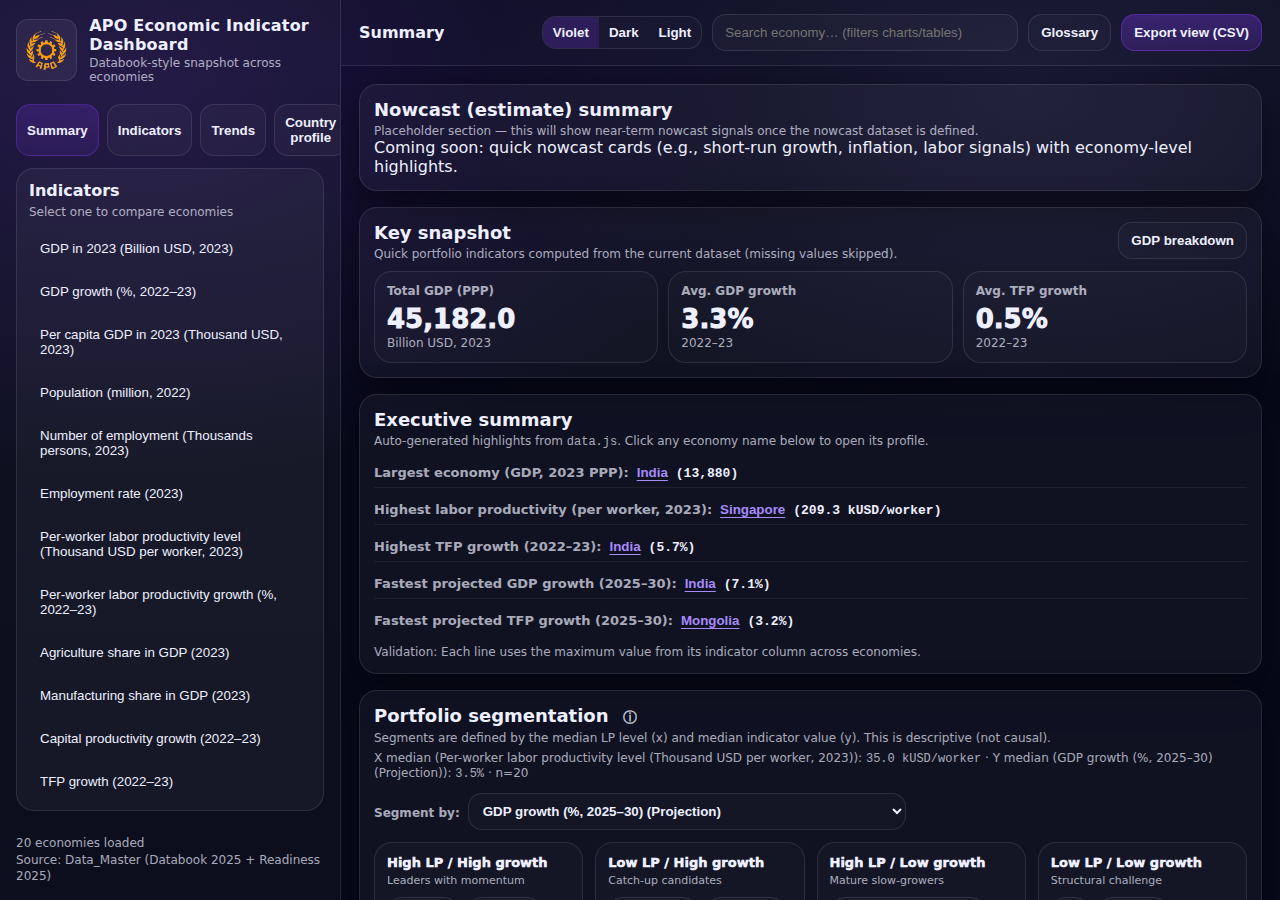
<file: index.html>
<!doctype html>
<html lang="en" data-theme="violet">
<head>
  <meta charset="utf-8"/>
  <meta name="viewport" content="width=device-width,initial-scale=1"/>
  <title>APO Economic Indicator Dashboard</title>
  <link rel="stylesheet" href="styles.css?v=20260220"/>
</head>
<body>
  <div class="app">
    <aside class="sidebar">
      <div class="brand" role="button" tabindex="0" id="brandHome" aria-label="Go to Summary">
        <img src="apo-logo.png" class="logoImg" alt="APO logo"/>
        <div>
          <div class="brandTitle">APO Economic Indicator Dashboard</div>
          <div class="brandSub">Databook-style snapshot across economies</div>
        </div>
      </div>

      <div class="nav">
        <button class="navItem active" data-view="summary">Summary</button>
        <button class="navItem" data-view="indicators">Indicators</button>
        <button class="navItem" data-view="trends">Trends</button>
        <button class="navItem" data-view="profile">Country profile</button>
        <button class="navItem" data-view="data">Data</button>
      </div>

      <div class="panel" id="indicatorPanel">
        <div class="panelTitle">Indicators</div>
        <div class="panelHint">Select one to compare economies</div>
        <div class="indicatorList" id="indicatorList"></div>
      </div>

      <div class="footer">
        <div><span id="economyCount">—</span> economies loaded</div>
        <div class="muted" id="sourceLabel">Source: Data_Master (Databook 2025 + Readiness 2025)</div>
      </div>
    </aside>

    <main class="main">
      <div class="topbar">
        <div class="crumbs" id="crumbs">Summary</div>
        <div class="topbarRight">
          <div class="seg" id="themeSeg" aria-label="Theme switch">
            <button class="segBtn active" data-theme="violet">Violet</button>
            <button class="segBtn" data-theme="dark">Dark</button>
            <button class="segBtn" data-theme="light">Light</button>
          </div>
          <input class="search" id="searchBox" placeholder="Search economy… (filters charts/tables)"/>
          <button class="btnInlineGhost" id="glossaryBtn">Glossary</button>
          <button class="btnInline" id="exportBtn">Export view (CSV)</button>
        </div>
      </div>

      <div class="content">
        <div class="view" id="view-summary"></div>

        <div class="view hidden" id="view-indicators">
          <div class="card">
            <div class="cardHeader">
              <div>
                <div class="cardTitle" id="indicatorTitle">Indicators</div>
                <div class="cardSub" id="indicatorSub">Please select an indicator from the sidebar.</div>
              </div>
              <div class="controls">
                <div class="seg" id="modeSeg" aria-label="Data / Projection">
                  <button class="segBtn" data-mode="data">Data</button>
                  <button class="segBtn" data-mode="projection">Projection</button>
                  <button class="segBtn active" data-mode="all">All</button>
                </div>
                <select class="select" id="sortSelect" aria-label="Sort order">
                  <option value="highest">Sort: highest → lowest</option>
                  <option value="lowest">Sort: lowest → highest</option>
                  <option value="alpha">Sort: A → Z</option>
                </select>
              </div>
            </div>

            <div class="chartHint" id="chartHint">Please select an indicator.</div>
            <div class="chartArea">
              <div class="barList" id="barList"></div>
            </div>

            <div class="rowBetween">
              <div class="pill" id="tableMeta">—</div>
            </div>
            <div class="tableWrap">
              <table class="table" id="tableView"></table>
            </div>
          </div>
        </div>

        <div class="view hidden" id="view-trends">
          <div class="card">
            <div class="cardHeader">
              <h2>Trends</h2>
              <p class="muted">Time series view (1970–2023). Default is one economy; use compare to add more.</p>
            </div>

            <div class="trendControls">
              <label>
                Indicator
                <select id="tsIndicatorSelect"></select>
              </label>

              <label>
                Primary economy
                <select id="tsEconomySelect"></select>
              </label>

              <div class="trendActions">
                <button id="tsCompareBtn" class="btnInlineGhost" type="button">Compare economies</button>
              </div>
            </div>

            <div id="tsComparePanel" class="comparePanel hidden"></div>

            <div id="tsChart" class="tsChart"></div>
            <div id="tsFootnote" class="muted small" style="margin-top:10px;"></div>
          </div>
        </div>

        <div class="view hidden" id="view-profile"></div>
        <div class="view hidden" id="view-data"></div>
      </div>
    </main>
  </div>

  <!-- GDP breakdown modal -->
  <div class="modal hidden" id="gdpModal" aria-hidden="true">
    <div class="modalOverlay" id="gdpModalOverlay"></div>
    <div class="modalCard">
      <div class="modalHeader">
        <div>
          <div class="modalTitle" id="gdpModalTitle">GDP (PPP) breakdown — 2023</div>
          <div class="modalSub">Country name + GDP size. Sorted highest → lowest.</div>
        </div>
        <button class="btnInlineGhost" id="gdpModalClose" aria-label="Close">Close</button>
      </div>
      <div class="modalBody" id="gdpModalBody"></div>
    </div>
  </div>

  <!-- Glossary modal -->
  <div class="modal hidden" id="glossaryModal" aria-hidden="true">
    <div class="modalOverlay" id="glossaryModalOverlay"></div>
    <div class="modalCard">
      <div class="modalHeader">
        <div>
          <div class="modalTitle">Glossary</div>
          <div class="modalSub">Definitions used in this dashboard.</div>
        </div>
        <button class="btnInlineGhost" id="glossaryModalClose" aria-label="Close">Close</button>
      </div>
      <div class="modalBody" id="glossaryModalBody"></div>
    </div>
  </div>

  <script src="data.js"></script>
  <script src="app.js?v=20260220"></script>
</body>
</html>
</file>
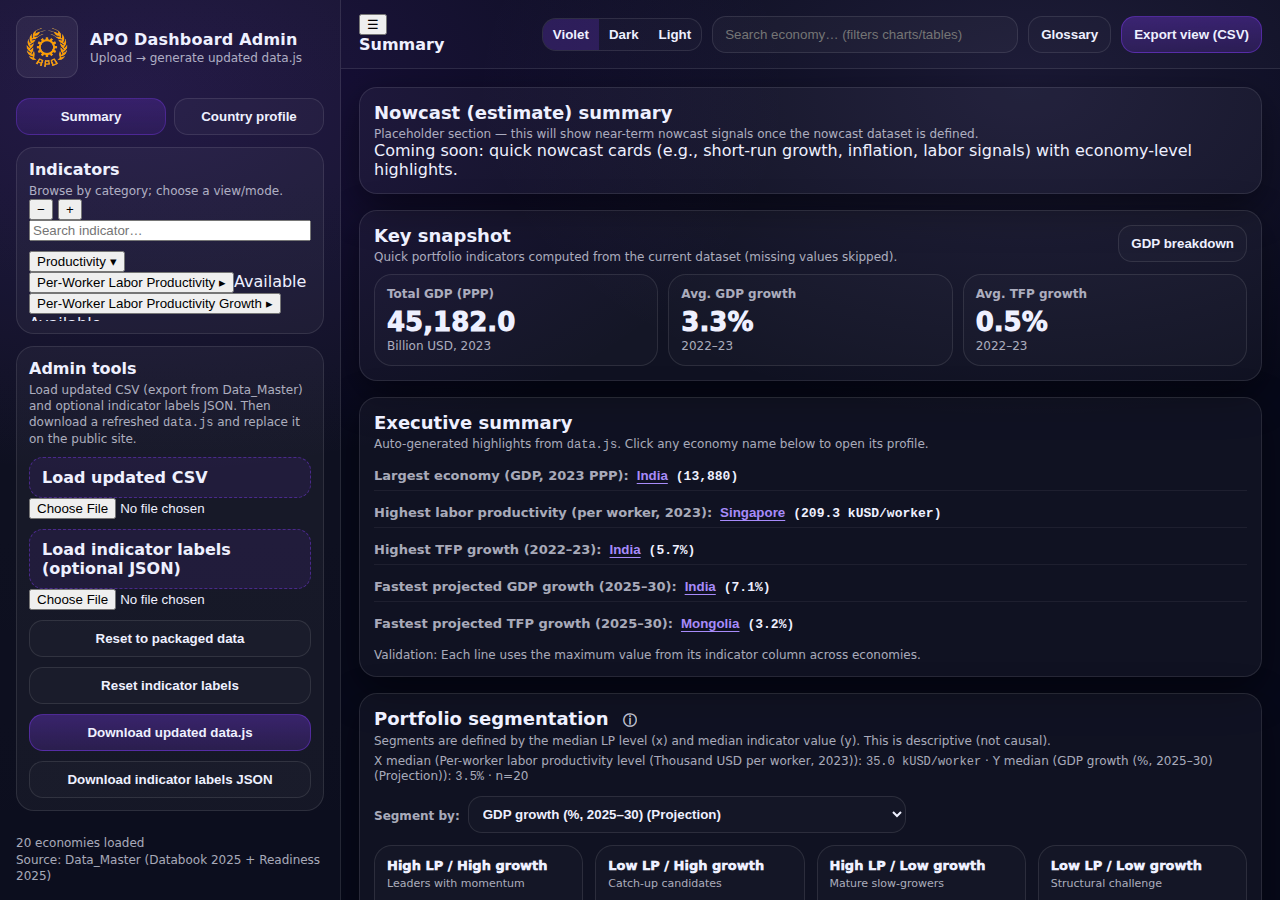
<file: admin.html>
<!doctype html>
<html lang="en" data-theme="violet">
<head>
  <meta charset="utf-8"/>
  <meta name="viewport" content="width=device-width,initial-scale=1"/>
  <title>APO Dashboard Admin</title>
  <link rel="stylesheet" href="styles.css"/>
</head>
<body>
  <script>window.APO_ADMIN = true;</script>

  <div class="app">
    <aside class="sidebar">
      <div class="brand" role="button" tabindex="0" id="brandHome" aria-label="Go to Summary">
        <img src="apo-logo.png" class="logoImg" alt="APO logo"/>
        <div>
          <div class="brandTitle">APO Dashboard Admin</div>
          <div class="brandSub">Upload → generate updated data.js</div>
        </div>
      </div>

      <div class="nav">
        <button class="navItem active" data-view="summary">Summary</button>
<button class="navItem" data-view="profile">Country profile</button>
</div>

      <div class="panel" id="indicatorPanel">
        <div class="panelTopRow">
          <div>
            <div class="panelTitle">Indicators</div>
            <div class="panelHint">Browse by category; choose a view/mode.</div>
          </div>
          <div class="panelActions">
            <button class="iconBtn" id="menuCollapseAllBtn" title="Collapse all" aria-label="Collapse all">−</button>
            <button class="iconBtn" id="menuExpandAllBtn" title="Expand all" aria-label="Expand all">+</button>
          </div>
        </div>
        <input class="menuSearch" id="menuSearch" placeholder="Search indicator…"/>
        <div class="indicatorList menuTree" id="indicatorList"></div>
      </div>

      <div class="panel">
        <div class="panelTitle">Admin tools</div>
        <div class="panelHint">
          Load updated CSV (export from Data_Master) and optional indicator labels JSON.
          Then download a refreshed <span class="mono">data.js</span> and replace it on the public site.
        </div>

        <label class="fileBtn" for="csvInput">Load updated CSV</label>
        <input type="file" id="csvInput" accept=".csv,text/csv"/>

        <label class="fileBtn" for="indicatorJsonInput">Load indicator labels (optional JSON)</label>
        <input type="file" id="indicatorJsonInput" accept=".json,application/json"/>

        <button class="btnGhost" id="resetDataBtn">Reset to packaged data</button>
        <button class="btnGhost" id="resetIndicatorsBtn">Reset indicator labels</button>

        <button class="btn" id="downloadDataJsBtn">Download updated data.js</button>
        <button class="btnGhost" id="downloadIndicatorJsonBtn">Download indicator labels JSON</button>
      </div>

      <div class="footer">
        <div><span id="economyCount">—</span> economies loaded</div>
        <div class="muted" id="sourceLabel">Source: Data_Master (Databook 2025 + Readiness 2025)</div>
      </div>
    </aside>

    <div class="sidebarOverlay hidden" id="sidebarOverlay"></div>

    <main class="main">
      <div class="topbar">
        <div class="topbarLeft">
          <button class="iconBtn" id="sidebarToggle" aria-label="Open menu">☰</button>
          <div class="crumbs" id="crumbs">Summary</div>
        </div>
        <div class="topbarRight">
          <div class="seg" id="themeSeg" aria-label="Theme switch">
            <button class="segBtn active" data-theme="violet">Violet</button>
            <button class="segBtn" data-theme="dark">Dark</button>
            <button class="segBtn" data-theme="light">Light</button>
          </div>
          <input class="search" id="searchBox" placeholder="Search economy… (filters charts/tables)"/>
          <button class="btnInlineGhost" id="glossaryBtn">Glossary</button>
          <button class="btnInline" id="exportBtn">Export view (CSV)</button>
        </div>
      </div>

      <div class="content">
        <div class="view" id="view-summary"></div>

        <div class="view hidden" id="view-indicators">
          <div class="card">
            <div class="cardHeader">
              <div>
                <div class="cardTitle" id="indicatorTitle">Indicators</div>
                <div class="cardSub" id="indicatorSub">Please select an indicator from the sidebar.</div>
              </div>
              <div class="controls">
                <div class="seg" id="modeSeg" aria-label="Data / Projection">
                  <button class="segBtn" data-mode="data">Data</button>
                  <button class="segBtn" data-mode="projection">Projection</button>
                  <button class="segBtn active" data-mode="all">All</button>
                </div>
                <select class="select" id="sortSelect" aria-label="Sort order">
                  <option value="highest">Sort: highest → lowest</option>
                  <option value="lowest">Sort: lowest → highest</option>
                  <option value="alpha">Sort: A → Z</option>
                </select>
              </div>
            </div>

            <div class="chartHint" id="chartHint">Please select an indicator.</div>
            <div class="chartArea">
              <div class="barList" id="barList"></div>
            </div>

            <div class="rowBetween">
              <div class="pill" id="tableMeta">—</div>
            </div>
            <div class="tableWrap">
              <table class="table" id="tableView"></table>
            </div>
          </div>
        </div>

        <div class="view hidden" id="view-profile"></div>
        <div class="view hidden" id="view-data"></div>
      </div>
    </main>
  </div>

  <!-- GDP breakdown modal -->
  <div class="modal hidden" id="gdpModal" aria-hidden="true">
    <div class="modalOverlay" id="gdpModalOverlay"></div>
    <div class="modalCard">
      <div class="modalHeader">
        <div>
          <div class="modalTitle" id="gdpModalTitle">GDP (PPP) breakdown — 2023</div>
          <div class="modalSub">Country name + GDP size. Sorted highest → lowest.</div>
        </div>
        <button class="btnInlineGhost" id="gdpModalClose" aria-label="Close">Close</button>
      </div>
      <div class="modalBody" id="gdpModalBody"></div>
    </div>
  </div>

  <!-- Glossary modal -->
  <div class="modal hidden" id="glossaryModal" aria-hidden="true">
    <div class="modalOverlay" id="glossaryModalOverlay"></div>
    <div class="modalCard">
      <div class="modalHeader">
        <div>
          <div class="modalTitle">Glossary</div>
          <div class="modalSub">Definitions used in this dashboard.</div>
        </div>
        <button class="btnInlineGhost" id="glossaryModalClose" aria-label="Close">Close</button>
      </div>
      <div class="modalBody" id="glossaryModalBody"></div>
    </div>
  </div>

  <script src="data.js"></script>
  <script src="menu.js"></script>
  <script src="app.js"></script>
</body>
</html>
</file>
<file: styles.css>
/* styles.css - FINAL */
:root{
  --bg:#07091a;
  --panel:rgba(255,255,255,.04);
  --panel2:rgba(255,255,255,.06);
  --border:rgba(255,255,255,.10);
  --text:#eef0ff;
  --muted:rgba(238,240,255,.70);
  --accent:#7c3aed; /* violet */
  --accent2:#a78bfa;
  --shadow:0 14px 40px rgba(0,0,0,.45);
  --radius:18px;
  --mono: ui-monospace, SFMono-Regular, Menlo, Monaco, Consolas, "Liberation Mono", "Courier New", monospace;

  /* Bar colors (distinct: Data vs Projection) */
  --barData1: rgba(124,58,237,.88);
  --barData2: rgba(167,139,250,.62);
  --barProj1: rgba(59,130,246,.82);
  --barProj2: rgba(147,197,253,.58);

  /* Solid modal card background */
  --modalBg: rgba(10,12,30,.96);
}

html,body{height:100%;}
body{
  margin:0;
  font-family: ui-sans-serif, system-ui, -apple-system, Segoe UI, Roboto, Helvetica, Arial;
  background: radial-gradient(1200px 700px at 10% 10%, rgba(124,58,237,.18), transparent 55%),
              radial-gradient(1000px 600px at 80% 10%, rgba(167,139,250,.12), transparent 55%),
              var(--bg);
  color:var(--text);
}

html[data-theme="dark"]{
  --bg:#07070c;
  --panel:rgba(255,255,255,.04);
  --panel2:rgba(255,255,255,.06);
  --border:rgba(255,255,255,.10);
  --text:#f2f2f6;
  --muted:rgba(242,242,246,.70);
  --accent:#22c55e;
  --accent2:#86efac;
  --shadow:0 16px 45px rgba(0,0,0,.55);

  --barData1: rgba(34,197,94,.86);
  --barData2: rgba(134,239,172,.55);
  --barProj1: rgba(245,158,11,.86);
  --barProj2: rgba(253,230,138,.55);

  --modalBg: rgba(8,8,14,.96);
}

html[data-theme="light"]{
  --bg:#f7f8fb;
  --panel:#ffffff;
  --panel2:#f3f4f6;
  --border:rgba(2,6,23,.12);
  --text:#0b1220;
  --muted:rgba(11,18,32,.65);
  --accent:#7c3aed;
  --accent2:#a78bfa;
  --shadow:0 16px 45px rgba(2,6,23,.10);

  --barData1: rgba(124,58,237,.92);
  --barData2: rgba(167,139,250,.62);
  --barProj1: rgba(37,99,235,.86);
  --barProj2: rgba(147,197,253,.62);

  --modalBg: #ffffff;
}

.app{display:flex; height:100vh; overflow:hidden;}
.sidebar{
  width:340px;
  border-right:1px solid var(--border);
  background:linear-gradient(180deg, rgba(255,255,255,.04), rgba(255,255,255,.02));
  display:flex;
  flex-direction:column;
  overflow:hidden;
}

.brand{
  display:flex;
  gap:12px;
  align-items:center;
  padding:16px 16px 10px 16px;
  cursor:pointer;
  user-select:none;
}
.brand:focus{outline:2px solid rgba(124,58,237,.35); outline-offset:2px; border-radius:12px;}
.logoImg{
  width:44px; height:44px;
  border-radius:12px;
  object-fit:contain;
  background:rgba(255,255,255,.06);
  border:1px solid var(--border);
  padding:8px;
}
.brandTitle{font-weight:800; letter-spacing:.2px;}
.brandSub{font-size:12px; color:var(--muted); margin-top:2px;}

.nav{display:flex; gap:8px; padding:10px 16px 12px 16px;}
.navItem{
  flex:1;
  padding:10px 10px;
  border-radius:14px;
  border:1px solid var(--border);
  background:rgba(255,255,255,.03);
  color:var(--text);
  cursor:pointer;
  font-weight:650;
}
.navItem.active{
  background:linear-gradient(180deg, rgba(124,58,237,.22), rgba(124,58,237,.12));
  border-color:rgba(124,58,237,.35);
}

.panel{
  margin:0 16px 12px 16px;
  border:1px solid var(--border);
  border-radius:var(--radius);
  background:var(--panel);
  padding:12px;
}
#indicatorPanel{
  flex:1;
  display:flex;
  flex-direction:column;
  overflow:hidden;
  min-height:0;
}
.panelTitle{font-weight:800;}
.panelHint{font-size:12px; color:var(--muted); margin-top:4px; line-height:1.35;}
.mono{font-family:var(--mono);}

.indicatorList{
  margin-top:10px;
  overflow:auto;
  min-height:0;
  padding-right:4px;
}

.indGroup{margin-bottom:10px;}
.indGroupHeader{
  display:flex;
  align-items:center;
  justify-content:space-between;
  gap:8px;
  padding:6px 4px;
  margin:2px 0 8px 0;
  color:var(--muted);
  font-size:11px;
  letter-spacing:.08em;
  text-transform:uppercase;
}
.indGroupToggle{
  background:transparent;
  border:0;
  color:var(--muted);
  cursor:pointer;
  padding:2px 6px;
  border-radius:10px;
}
.indGroupToggle:hover{background:rgba(255,255,255,.05);}
.indGroupBody .indBtn{margin-bottom:6px;}
.indBtn{
  width:100%;
  text-align:left;
  padding:10px 10px;
  border-radius:12px;
  border:1px solid transparent;
  background:transparent;
  color:var(--text);
  cursor:pointer;
  margin-bottom:6px;
}
.indBtn:hover{background:rgba(255,255,255,.04);}
.indBtn.active{
  background:rgba(124,58,237,.16);
  border-color:rgba(124,58,237,.35);
}

.fileBtn{
  display:block;
  cursor:pointer;
  margin-top:10px;
  padding:10px 12px;
  border-radius:14px;
  border:1px dashed rgba(124,58,237,.45);
  background:rgba(124,58,237,.10);
  color:var(--text);
  font-weight:650;
}

.btnGhost, .btn{
  margin-top:10px;
  width:100%;
  padding:10px 12px;
  border-radius:14px;
  border:1px solid var(--border);
  cursor:pointer;
  font-weight:700;
}
.btnGhost{background:rgba(255,255,255,.02); color:var(--text);}
.btn{
  background:linear-gradient(180deg, rgba(124,58,237,.35), rgba(124,58,237,.20));
  border-color:rgba(124,58,237,.45);
  color:var(--text);
}

.btnInline, .btnInlineGhost{
  padding:10px 12px;
  border-radius:14px;
  border:1px solid var(--border);
  cursor:pointer;
  font-weight:750;
  width:auto;
  margin:0;
  color:var(--text);
}
.btnInline{
  background:linear-gradient(180deg, rgba(124,58,237,.35), rgba(124,58,237,.20));
  border-color:rgba(124,58,237,.45);
}
.btnInlineGhost{
  background:rgba(255,255,255,.02);
}

.footer{
  margin-top:auto;
  padding:12px 16px 16px 16px;
  color:var(--muted);
  font-size:12px;
  line-height:1.35;
}

.main{flex:1; display:flex; flex-direction:column; overflow:hidden;}
.topbar{
  display:flex;
  justify-content:space-between;
  align-items:center;
  gap:12px;
  padding:14px 18px;
  border-bottom:1px solid var(--border);
  background:rgba(255,255,255,.02);
}
.crumbs{font-weight:850;}
.topbarRight{display:flex; align-items:center; gap:10px; flex-wrap:wrap; justify-content:flex-end;}
.search{
  width:280px;
  max-width:45vw;
  padding:10px 12px;
  border-radius:14px;
  border:1px solid var(--border);
  background:rgba(255,255,255,.03);
  color:var(--text);
}

.content{flex:1; overflow:auto; padding:18px;}
.view.hidden{display:none;}

.card{
  border:1px solid var(--border);
  border-radius:var(--radius);
  background:var(--panel);
  box-shadow:var(--shadow);
  padding:14px;
  margin-bottom:16px;
}
.cardHeader{
  display:flex;
  justify-content:space-between;
  gap:12px;
  flex-wrap:wrap;
  align-items:flex-start;
}
.cardTitle{font-weight:900; font-size:18px;}
.cardSub{color:var(--muted); font-size:12px; margin-top:4px;}
.controls{display:flex; gap:8px; flex-wrap:wrap; align-items:center;}

.seg{
  display:flex;
  border:1px solid var(--border);
  background:rgba(255,255,255,.02);
  border-radius:14px;
  overflow:hidden;
}
.segBtn{
  padding:8px 10px;
  border:0;
  background:transparent;
  color:var(--text);
  cursor:pointer;
  font-weight:750;
}
.segBtn.active{background:rgba(124,58,237,.22);}

.select{
  padding:9px 10px;
  border-radius:14px;
  border:1px solid var(--border);
  background:rgba(255,255,255,.02);
  color:var(--text);
  font-weight:700;
}
.select option{
  background:#fff;
  color:#111;
}

.chartHint{margin-top:10px; color:var(--muted); font-size:12px;}
.chartArea{margin-top:10px;}
.barList{margin-top:10px;}

.barRow{
  display:flex;
  gap:10px;
  align-items:center;
  padding:10px 8px;
  border-radius:14px;
}
.barRow:hover{background:rgba(255,255,255,.03);}
.barName{width:210px; min-width:160px; font-weight:750;}

.barTrack{
  flex:1;
  height:10px;
  border-radius:999px;
  background:rgba(255,255,255,.08);
  overflow:hidden;
  border:1px solid rgba(255,255,255,.06);
}
.barFill{height:100%; width:0%;}
.barFillData{background:linear-gradient(90deg, var(--barData1), var(--barData2));}
.barFillProj{background:linear-gradient(90deg, var(--barProj1), var(--barProj2));}

.barTrackDual{
  flex:1;
  border-radius:14px;
  background:rgba(255,255,255,.06);
  border:1px solid rgba(255,255,255,.06);
  padding:4px;
  display:flex;
  flex-direction:column;
  gap:4px;
}
.barLine{
  height:8px;
  border-radius:999px;
  background:rgba(255,255,255,.10);
  overflow:hidden;
}
.barLine .barFill{height:100%;}
.barVal{
  width:140px;
  text-align:right;
  font-family:var(--mono);
  color:var(--text);
}
.barVal.muted{color:var(--muted);}

/* Diverging (negative/positive) bars */
:root{
  --negData1: rgba(244, 63, 94, .86);
  --negData2: rgba(253, 164, 175, .62);
  --negProj1: rgba(251, 113, 133, .80);
  --negProj2: rgba(254, 205, 211, .60);
}
html[data-theme="dark"]{
  --negData1: rgba(251, 113, 133, .86);
  --negData2: rgba(254, 205, 211, .55);
  --negProj1: rgba(245, 158, 11, .82);
  --negProj2: rgba(253, 230, 138, .55);
}
html[data-theme="light"]{
  --negData1: rgba(244, 63, 94, .86);
  --negData2: rgba(253, 164, 175, .62);
  --negProj1: rgba(249, 115, 22, .82);
  --negProj2: rgba(254, 215, 170, .62);
}

/* Replace the old dual-track visuals with diverging lines */
.barTrackDual{
  flex:1;
  border-radius:14px;
  background:rgba(255,255,255,.06);
  border:1px solid rgba(255,255,255,.06);
  padding:6px;
  display:flex;
  flex-direction:column;
  gap:6px;
}

.barAxisLine{
  position:relative;
  height:10px;
  border-radius:999px;
  background:rgba(255,255,255,.10);
  overflow:hidden;
}

.barAxisLine::before{
  content:"";
  position:absolute;
  top:-3px;
  bottom:-3px;
  left: var(--zero, 50%);
  width:1px;
  background:rgba(255,255,255,.20);
}

.barSeg{
  position:absolute;
  top:0;
  height:100%;
  border-radius:999px;
}

/* GDP treemap */
.treemapWrap{
  margin-top: 10px;
  border: 1px solid var(--border);
  border-radius: var(--radius);
  background: rgba(255,255,255,.03);
  overflow: hidden;
}

.treemap{
  position: relative;
  width: 100%;
  height: 520px; /* adjust if you want taller/shorter */
}

.tmNode{
  position: absolute;
  border: 1px solid rgba(255,255,255,.18);
  box-sizing: border-box;
  border-radius: 8px;
  overflow: hidden;
  background: rgba(124,58,237,.25);
}

.tmNode:hover{
  filter: brightness(1.12);
  border-color: rgba(255,255,255,.35);
}

.tmLabel{
  position: absolute;
  inset: 0;
  padding: 8px;
  display: flex;
  flex-direction: column;
  justify-content: space-between;
  gap: 6px;
  pointer-events: none;
}

.tmName{
  font-weight: 900;
  font-size: 13px;
  line-height: 1.2;
  text-shadow: 0 2px 10px rgba(0,0,0,.45);
}

.tmVal{
  font-family: var(--mono);
  font-weight: 800;
  font-size: 12px;
  color: rgba(255,255,255,.85);
  text-shadow: 0 2px 10px rgba(0,0,0,.45);
}

.tmTiny .tmLabel{ display:none; } /* hide labels on tiny rectangles */


/* Data positive/negative */
.barSeg.data.pos{
  background:linear-gradient(90deg, var(--barData1), var(--barData2));
}
.barSeg.data.neg{
  background:linear-gradient(90deg, var(--negData1), var(--negData2));
}

/* Projection positive/negative */
.barSeg.proj.pos{
  background:linear-gradient(90deg, var(--barProj1), var(--barProj2));
}
.barSeg.proj.neg{
  background:linear-gradient(90deg, var(--negProj1), var(--negProj2));
}

.tableWrap{overflow:auto; margin-top:10px; border-radius:14px;}
.table{
  width:100%;
  border-collapse:collapse;
  table-layout:fixed;
  min-width:680px;
}
.table th, .table td{
  padding:10px 10px;
  border-bottom:1px solid var(--border);
  vertical-align:top;
  text-align:left;
}
.table th{color:var(--muted); font-size:12px; letter-spacing:.2px;}
.table td{font-weight:650;}
.table td.num{ text-align:right; font-family:var(--mono); }
.table th.num{ text-align:right; }

/* Data table usability */
.tableWrap { overflow:auto; }

.table thead th{
  position: sticky;
  top: 0;
  z-index: 2;
  background: var(--panel);
  backdrop-filter: blur(6px);
}

/* Clamp long narrative cells */
td.longText{
  white-space: normal !important;
  max-width: 360px;
}
td.longText .clamp{
  display: -webkit-box;
  -webkit-line-clamp: 5;
  -webkit-box-orient: vertical;
  overflow: hidden;
}

.pill{
  padding:8px 10px;
  border-radius:999px;
  border:1px solid var(--border);
  background:rgba(255,255,255,.02);
  color:var(--muted);
  font-size:12px;
  font-weight:750;
}

.rowBetween{
  display:flex;
  justify-content:space-between;
  align-items:center;
  gap:12px;
  margin-top:10px;
}

.grid{
  display:grid;
  grid-template-columns: repeat(12, 1fr);
  gap:12px;
}
.tile{
  grid-column: span 4;
  border:1px solid var(--border);
  border-radius:var(--radius);
  background:rgba(255,255,255,.03);
  padding:14px;
}
.tile.clickable{cursor:pointer;}
.tile.clickable:hover{background:rgba(124,58,237,.10); border-color:rgba(124,58,237,.30);}
.tileLabel{color:var(--muted); font-size:12px; font-weight:800;}
.tileValue{font-size:40px; font-weight:950; margin-top:8px;}
.tileSub{color:var(--muted); font-size:12px; margin-top:6px; line-height:1.35;}

.empty{
  padding:14px;
  border:1px dashed var(--border);
  border-radius:var(--radius);
  color:var(--muted);
  background:rgba(255,255,255,.02);
}

.hidden{display:none !important;}

/* Modal: solid + non-distracting */
.modal{
  position:fixed;
  inset:0;
  display:flex;
  align-items:center;
  justify-content:center;
  z-index:50;
}
.modalOverlay{
  position:absolute; inset:0;
  background:rgba(0,0,0,.78);
  backdrop-filter: blur(2px);
}
.modalCard{
  position:relative;
  width:min(980px, 92vw);
  max-height:86vh;
  overflow:hidden;
  background:var(--modalBg);
  border:1px solid var(--border);
  border-radius:var(--radius);
  box-shadow:var(--shadow);
  display:flex;
  flex-direction:column;
}
.modalHeader{
  padding:14px;
  display:flex;
  justify-content:space-between;
  align-items:flex-start;
  gap:10px;
  border-bottom:1px solid var(--border);
}
.modalTitle{font-weight:950; font-size:16px;}
.modalSub{color:var(--muted); font-size:12px; margin-top:4px;}
.modalBody{padding:14px; overflow:auto;}

/* Country profile layout */
.profileHeader{
  display:flex;
  justify-content:space-between;
  align-items:flex-start;
  gap:14px;
  flex-wrap:wrap;
  margin-bottom:12px;
}
.profileName{
  font-size:28px;
  font-weight:950;
  letter-spacing:.2px;
}
.profileSubtitle{
  margin-top:6px;
  color:var(--muted);
  font-size:12px;
  line-height:1.4;
}
.profileGrid{
  display:grid;
  grid-template-columns: 1.1fr .9fr;
  gap:12px;
  align-items:start;
}
.profileRightStack{display:flex; flex-direction:column; gap:12px;}
.textBlock{
  white-space:pre-wrap;
  line-height:1.55;
  color:var(--text);
  font-weight:550;
}
@media (max-width: 980px){
  .profileGrid{grid-template-columns:1fr;}
}

/* -------- Summary enhancements (cards, rankings, quadrant, distributions) -------- */
.chipRow{display:flex; flex-wrap:wrap; gap:8px; align-items:center;}
.chip{
  display:flex; gap:10px; align-items:center;
  padding:10px 12px;
  border-radius:999px;
  border:1px solid var(--border);
  background:rgba(255,255,255,0.02);
  color:var(--text);
  cursor:pointer;
}
.chip:disabled{opacity:.5; cursor:not-allowed;}
.chipK{color:var(--muted); font-weight:700; font-size:12px;}
.chipV{font-weight:850; font-size:12px;}

.summary2col{display:grid; grid-template-columns:1fr 1fr; gap:12px; margin-top:12px;}
@media (max-width: 980px){.summary2col{grid-template-columns:1fr;}}

.kpiGrid{display:grid; grid-template-columns:repeat(3, 1fr); gap:10px; margin-top:10px;}
@media (max-width: 980px){.kpiGrid{grid-template-columns:repeat(2, 1fr);}}
.kpi{border:1px solid var(--border); border-radius:var(--radius); padding:12px; background:rgba(255,255,255,0.02);}
.kpiK{color:var(--muted); font-size:12px; font-weight:750;}
.kpiV{font-size:26px; font-weight:950; margin-top:6px;}
.kpiS{color:var(--muted); font-size:12px; margin-top:2px;}

.gapGrid{display:grid; grid-template-columns:1fr 1fr 1fr; gap:10px; margin-top:10px;}
@media (max-width: 980px){.gapGrid{grid-template-columns:1fr;}}
.gapBox{border:1px solid var(--border); border-radius:var(--radius); padding:12px; background:rgba(255,255,255,0.02);}
.gapK{color:var(--muted); font-size:12px; font-weight:750;}
.gapV{font-size:18px; font-weight:950; margin-top:6px;}
.gapS{color:var(--muted); font-size:12px; margin-top:4px;}

.rankGrid{display:grid; grid-template-columns:1fr 1fr; gap:12px; margin-top:12px;}
@media (max-width: 980px){.rankGrid{grid-template-columns:1fr;}}
.rankCard{border:1px solid var(--border); border-radius:var(--radius); background:rgba(255,255,255,0.02); padding:12px;}
.rankHeader{display:flex; justify-content:space-between; align-items:flex-end; gap:10px; margin-bottom:10px;}
.rankTitle{font-weight:950; font-size:13px;}
.rankMeta{color:var(--muted); font-size:11px;}
.rankCols{display:grid; grid-template-columns:1fr 1fr; gap:12px;}
.rankColTitle{color:var(--muted); font-weight:850; font-size:11px; margin-bottom:8px; letter-spacing:.2px;}
.rankItem{display:grid; grid-template-columns:18px 1fr auto 90px; gap:8px; align-items:center; padding:6px 6px; border-radius:10px; cursor:pointer;}
.rankItem:hover{background:rgba(255,255,255,0.04);}
.rankNum{color:var(--muted); font-weight:850; font-size:11px;}
.rankName{font-weight:750; font-size:12px; overflow:hidden; text-overflow:ellipsis; white-space:nowrap;}
.rankVal{font-weight:850; font-size:12px;}
.rankBarWrap{height:8px; border-radius:999px; background:rgba(255,255,255,0.06); overflow:hidden;}
.rankBar{height:100%; border-radius:999px; background:linear-gradient(90deg, rgba(130,87,255,.45), rgba(181,129,255,.85));}
.rankEmpty{color:var(--muted); font-size:12px; padding:8px 0;}

.quadSvg{width:100%; height:auto; margin-top:10px; border:1px solid var(--border); border-radius:var(--radius); background:rgba(255,255,255,0.01);}
.qAxis{stroke:rgba(255,255,255,0.32); stroke-width:1;}
.qMid{stroke:rgba(255,255,255,0.12); stroke-width:1; stroke-dasharray:4 4;}
.qLabel{fill:rgba(255,255,255,0.55); font-size:12px; font-weight:800;}
.qDot{fill:rgba(181,129,255,0.55); stroke:rgba(220,220,255,0.55); stroke-width:1; cursor:pointer;}
.qDot:hover{fill:rgba(181,129,255,0.8);}

.distBlock{margin-top:10px; border:1px solid var(--border); border-radius:var(--radius); padding:10px; background:rgba(255,255,255,0.02);}
.distTitle{font-weight:900; font-size:12px; margin-bottom:8px;}
.distRow{display:grid; grid-template-columns:70px 1fr auto; gap:10px; align-items:center; padding:6px 0;}
.distLabel{color:var(--muted); font-size:12px; font-weight:750;}
.distBar{height:8px; border-radius:999px; background:rgba(255,255,255,0.06); overflow:hidden;}
.distFill{height:100%; border-radius:999px; background:linear-gradient(90deg, rgba(130,87,255,.35), rgba(181,129,255,.85));}
.distVal{font-weight:850; font-size:12px;}

/* -------- Summary additions (Executive summary / Portfolio segmentation / Comparator / Concentration risk) -------- */
.execList{ margin-top:10px; display:flex; flex-direction:column; gap:8px; }
.execLine{ display:flex; align-items:baseline; gap:8px; flex-wrap:wrap; padding:6px 0; border-bottom:1px solid rgba(255,255,255,0.06); }
.execLine:last-child{ border-bottom:0; }
.execK{ color:var(--muted); font-weight:850; font-size:13px; }
.execV{ font-weight:900; font-size:13px; }

.textLink{ padding:0; border:0; background:transparent; color:var(--accent2); font-weight:900; cursor:pointer; text-decoration:underline; text-underline-offset:3px; }
.textLink:hover{ filter:brightness(1.1); }

.portSegGrid{ margin-top:12px; display:grid; grid-template-columns:repeat(4, 1fr); gap:12px; }
.portSegBox{ border:1px solid var(--border); border-radius:var(--radius); background:rgba(255,255,255,0.02); padding:12px; min-height:120px; }
.portSegTitle{ font-weight:950; font-size:13px; }
.portSegSub{ color:var(--muted); font-size:11px; margin-top:4px; }
.portSegChips{ margin-top:10px; display:flex; flex-wrap:wrap; gap:8px; }
.segChip{ padding:7px 10px; border-radius:999px; border:1px solid var(--border); background:rgba(255,255,255,0.02); color:var(--text); font-weight:850; font-size:12px; cursor:pointer; }
.segChip:hover{ background:rgba(255,255,255,0.04); }

.fcForm{ margin-top:12px; display:grid; grid-template-columns:2fr 1fr 1fr; gap:10px; align-items:end; }
.fcFieldLabel{ color:var(--muted); font-size:12px; font-weight:800; margin-bottom:6px; }
.fcCompare{ margin-top:12px; display:grid; grid-template-columns:1fr 1fr; gap:12px; }
.fcPanel{ border:1px solid var(--border); border-radius:var(--radius); background:rgba(255,255,255,0.02); padding:12px; }
.fcPanelTitle{ color:var(--muted); font-size:12px; font-weight:850; }
.fcName{ display:inline-block; margin-top:6px; }
.fcValue{ margin-top:8px; font-size:28px; font-weight:950; }
.fcRank{ margin-top:4px; color:var(--muted); font-size:12px; }
.fcMetrics{ margin-top:12px; display:grid; grid-template-columns:repeat(3, 1fr); gap:10px; }
.fcMetric{ border:1px solid var(--border); border-radius:var(--radius); background:rgba(255,255,255,0.02); padding:10px; }
.fcMetricK{ color:var(--muted); font-size:12px; font-weight:850; }
.fcMetricV{ margin-top:6px; font-size:18px; font-weight:950; }
.fcMetricS{ margin-top:6px; color:var(--muted); font-size:11px; }

.riskGrid{ margin-top:10px; display:grid; grid-template-columns:repeat(5, 1fr); gap:10px; }
.riskTile{ border:1px solid var(--border); border-radius:var(--radius); background:rgba(255,255,255,0.02); padding:12px; }
.riskK{ color:var(--muted); font-size:12px; font-weight:850; }
.riskV{ margin-top:8px; font-size:22px; font-weight:950; }
.riskS{ margin-top:6px; color:var(--muted); font-size:11px; }

@media(max-width: 980px){
  .portSegGrid{ grid-template-columns:1fr; }
  .fcForm{ grid-template-columns:1fr; }
  .fcCompare{ grid-template-columns:1fr; }
  .fcMetrics{ grid-template-columns:1fr; }
  .riskGrid{ grid-template-columns:repeat(2, 1fr); }
}


/* Trends (time series) */
.trendControls{
  display:flex;
  gap:12px;
  flex-wrap:wrap;
  align-items:flex-end;
  margin-top:12px;
}
.trendControls label{
  display:flex;
  flex-direction:column;
  gap:6px;
  font-size:12px;
  color:var(--muted);
  min-width:260px;
}
.trendControls select{
  width:100%;
  background: var(--panel);
  border:1px solid var(--border);
  border-radius:12px;
  padding:10px 12px;
  color:var(--text);
  outline:none;
}
.trendActions{
  display:flex;
  align-items:flex-end;
  padding-bottom:2px;
}

.comparePanel{
  margin-top:10px;
  border-top:1px solid var(--border);
  padding-top:10px;
}
.compareHeader{
  display:flex;
  justify-content:space-between;
  align-items:center;
  gap:10px;
  margin-bottom:8px;
}
.compareGrid{
  display:flex;
  flex-wrap:wrap;
  gap:10px 14px;
}
.compareItem{
  display:flex;
  align-items:center;
  gap:8px;
  padding:6px 10px;
  background: rgba(255,255,255,0.02);
  border:1px solid var(--border);
  border-radius:999px;
  font-size:12px;
  color:var(--text);
  cursor:pointer;
  user-select:none;
}
.compareItem input{ transform: translateY(1px); }

.tsChart{
  margin-top:14px;
  border:1px solid var(--border);
  border-radius:16px;
  padding:10px;
  background: rgba(255,255,255,0.015);
}
.tsChartWrap{
  position:relative;
}
.tsChart svg{
  width:100%;
  height:460px;
  display:block;
}
.tsTitle{
  fill: var(--text);
  font-size:14px;
  font-weight:700;
}
.tsGrid{
  stroke: rgba(255,255,255,0.07);
  stroke-width:1;
  stroke-dasharray: 4 6;
}
.tsTick{
  stroke: rgba(255,255,255,0.18);
  stroke-width:1;
}
.tsAxis{
  fill: rgba(255,255,255,0.72);
  font-size:11px;
}
.tsBorder{
  stroke: rgba(255,255,255,0.18);
  stroke-width:1;
  fill: transparent;
}
.tsHover{
  stroke: rgba(255,255,255,0.35);
  stroke-width:1;
  stroke-dasharray: 2 6;
}
.tsLegend{
  display:flex;
  gap:10px 14px;
  flex-wrap:wrap;
  margin-top:10px;
  padding-left:6px;
}
.tsLegendItem{
  display:flex;
  align-items:center;
  gap:8px;
  font-size:12px;
  color: rgba(255,255,255,0.78);
}
.tsSwatch{
  width:10px;
  height:10px;
  border-radius:999px;
  display:inline-block;
}
.tsTooltip{
  position:absolute;
  min-width:220px;
  max-width:260px;
  background: rgba(20,20,25,0.92);
  border:1px solid rgba(255,255,255,0.18);
  box-shadow: 0 18px 50px rgba(0,0,0,0.45);
  border-radius:14px;
  padding:10px 12px;
  backdrop-filter: blur(8px);
  z-index:10;
  pointer-events:none;
}
.tsTipYear{
  font-weight:800;
  margin-bottom:8px;
}
.tsTipRow{
  display:grid;
  grid-template-columns: 12px 1fr auto;
  gap:8px;
  align-items:center;
  font-size:12px;
  padding:2px 0;
}
.tsTipName{ color: rgba(255,255,255,0.82); }
.tsTipVal{ color: rgba(255,255,255,0.94); font-weight:700; }

@media (max-width: 860px){
  .trendControls label{ min-width: 100%; }
  .tsChart svg{ height: 420px; }
}
</file>
